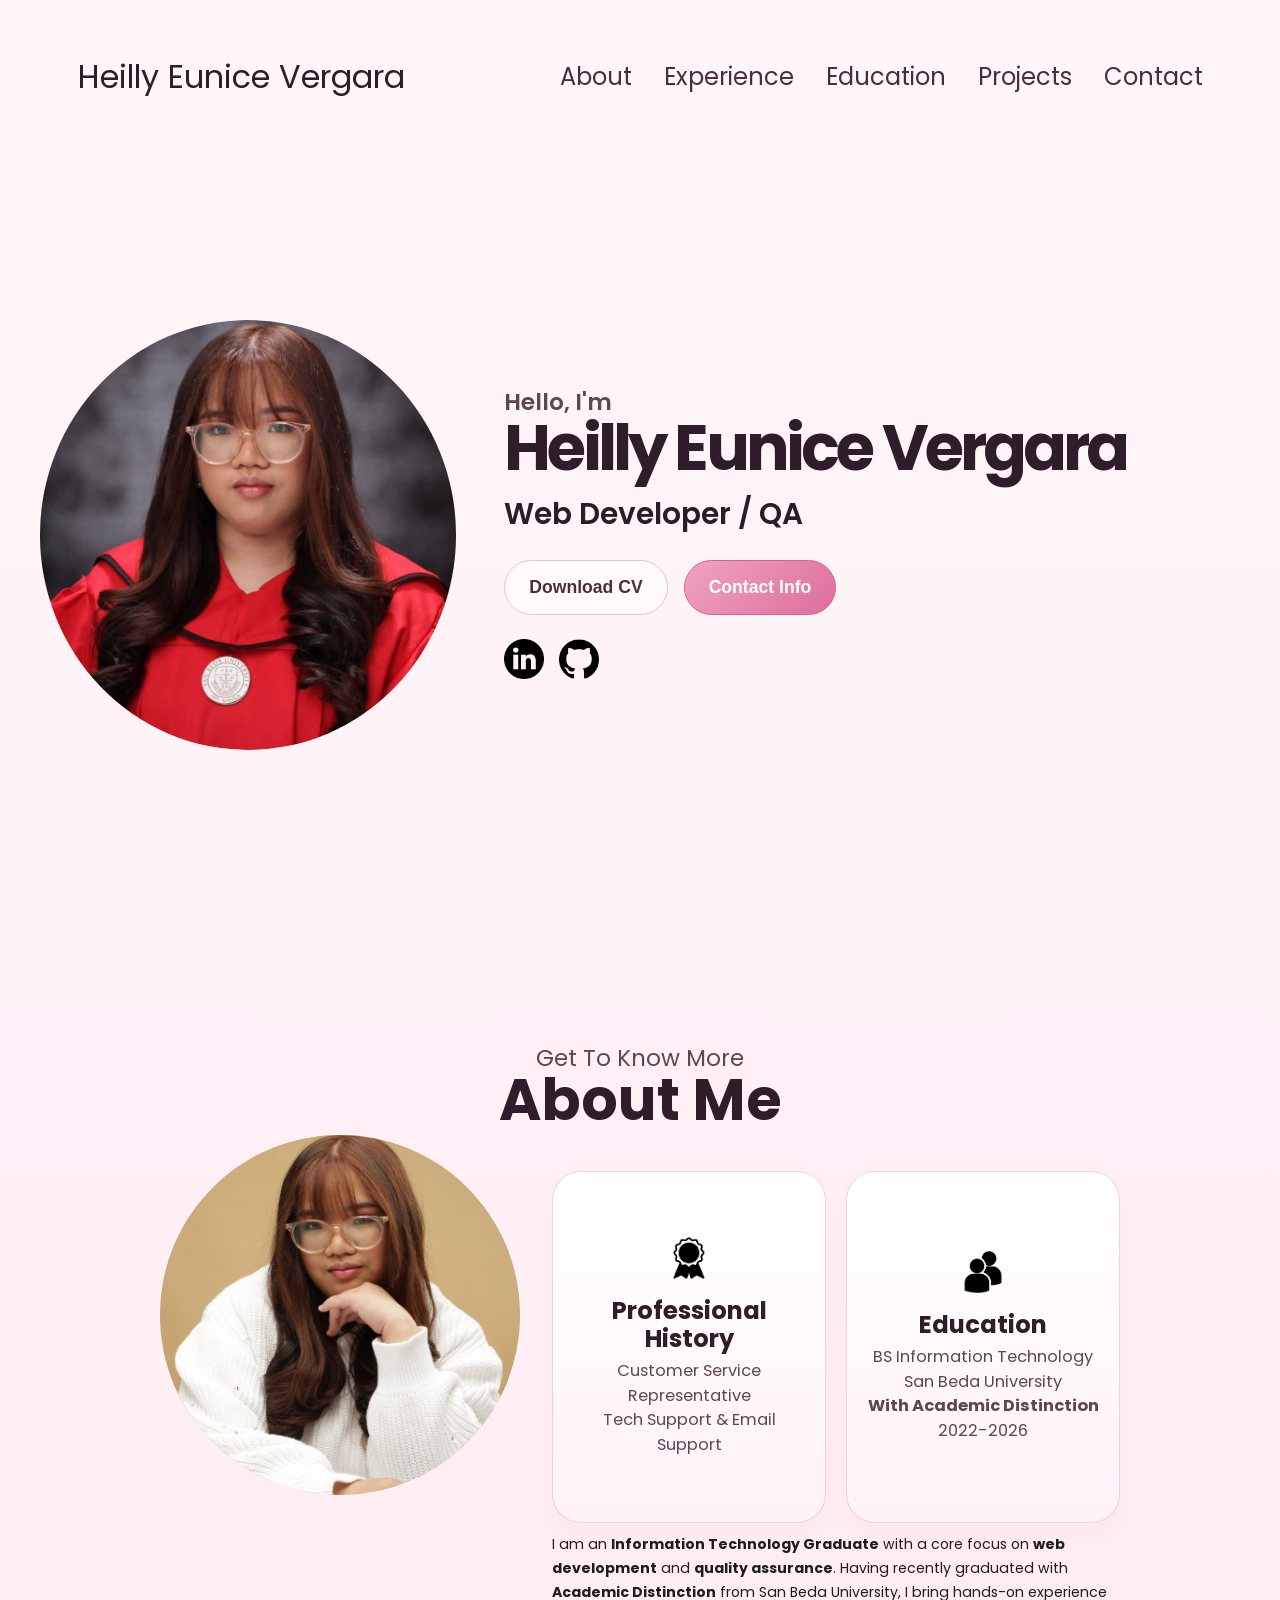
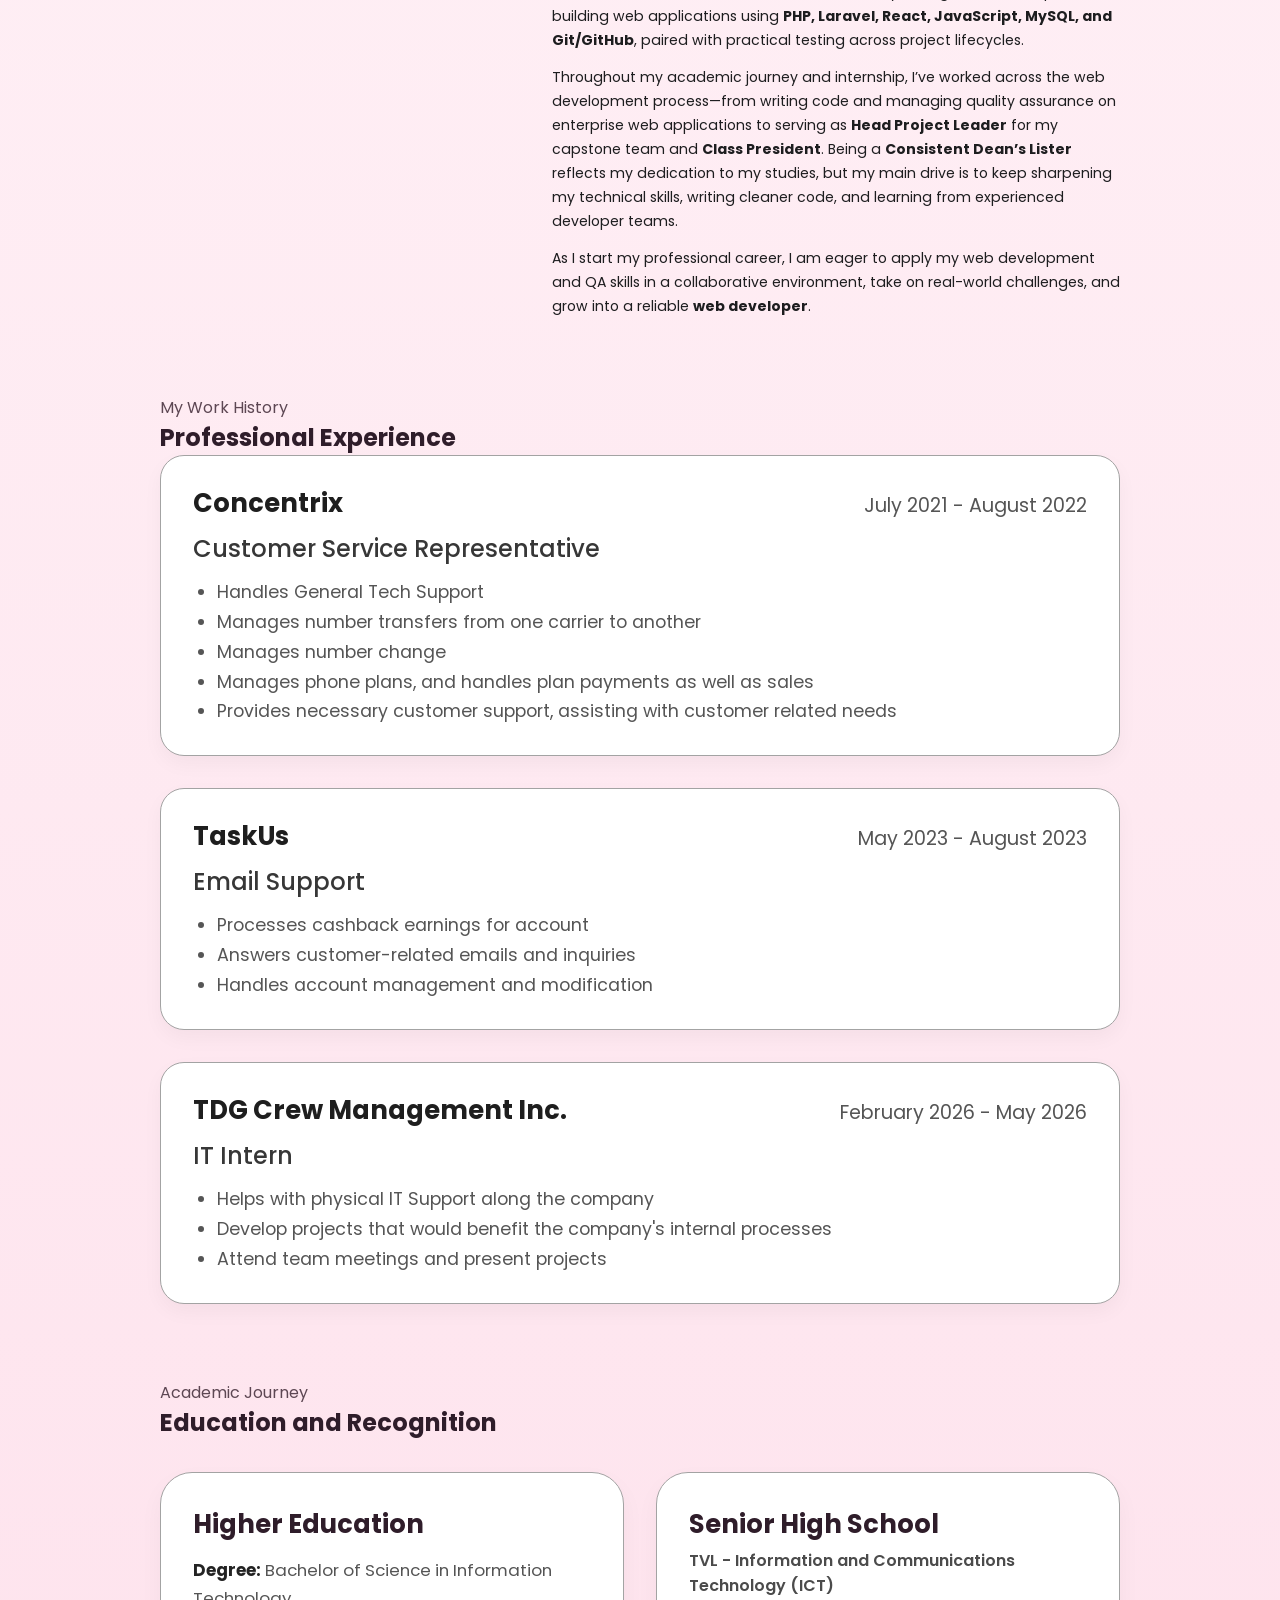
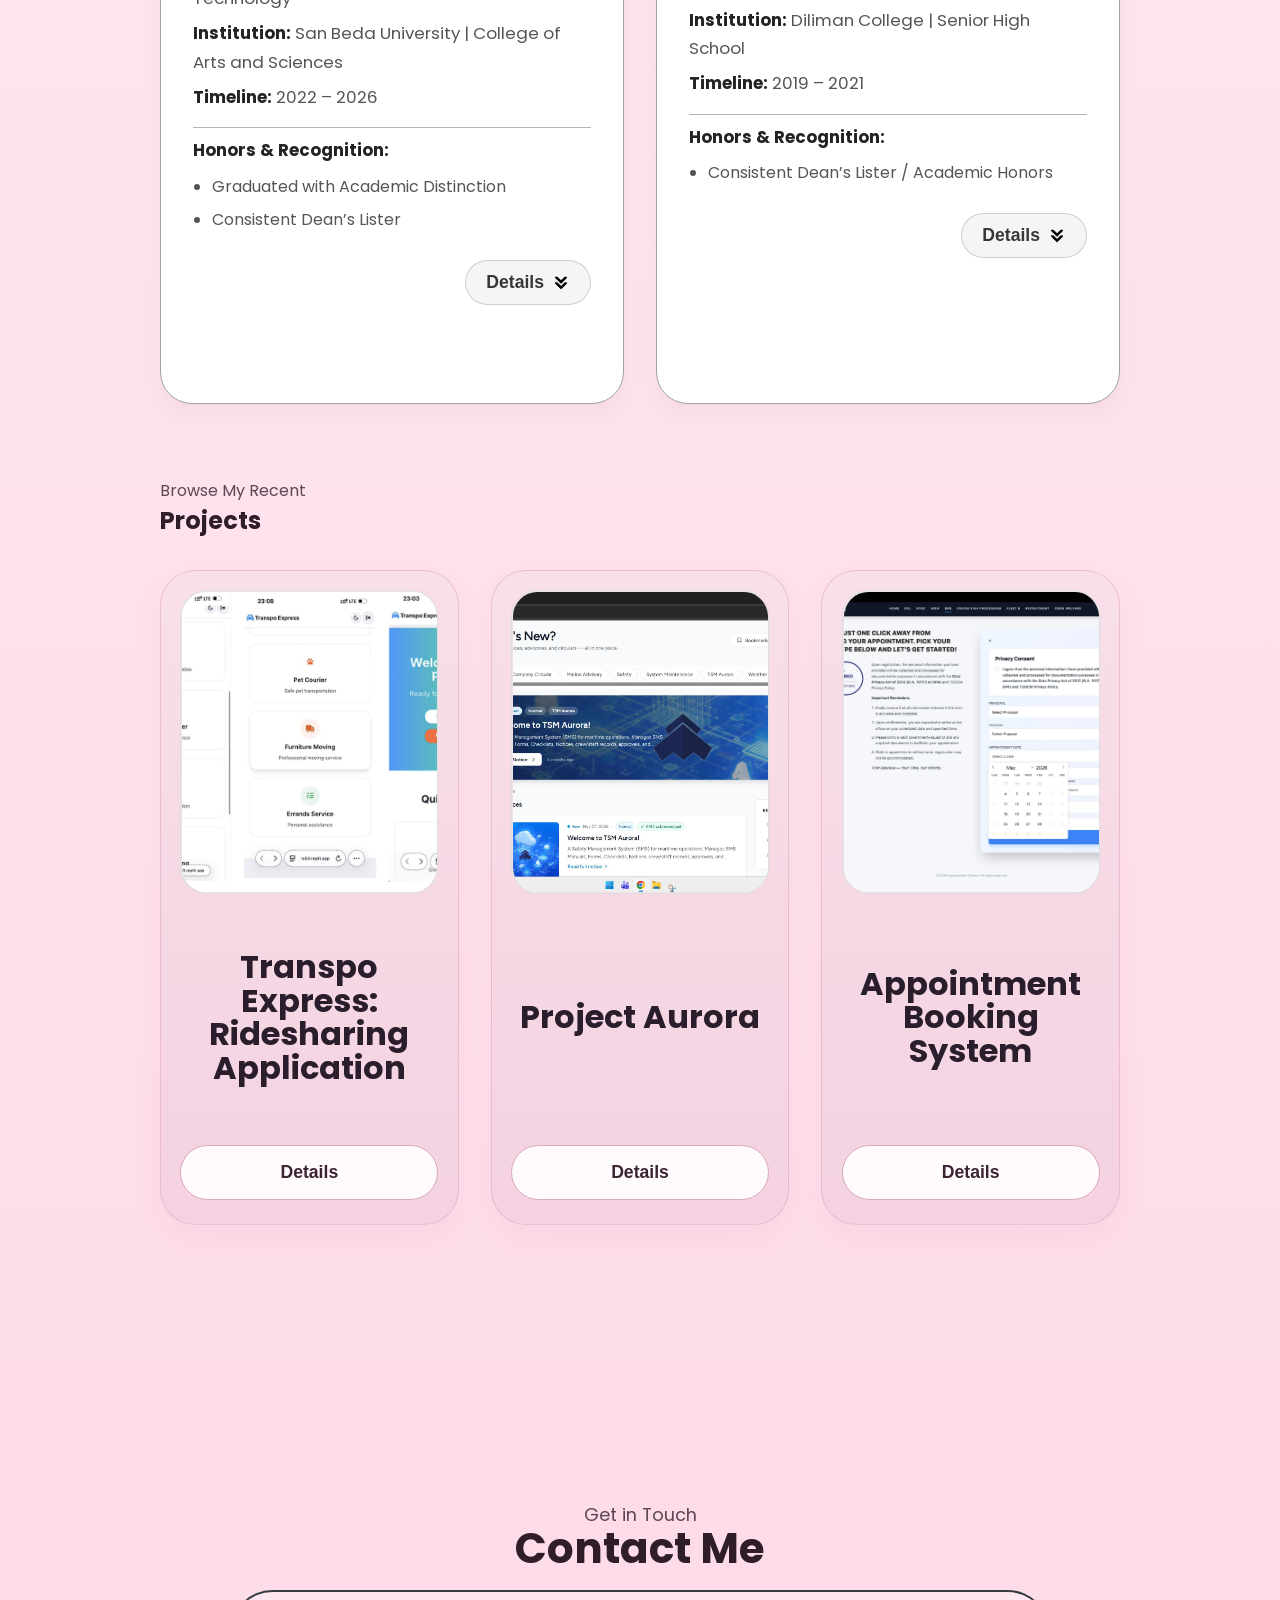
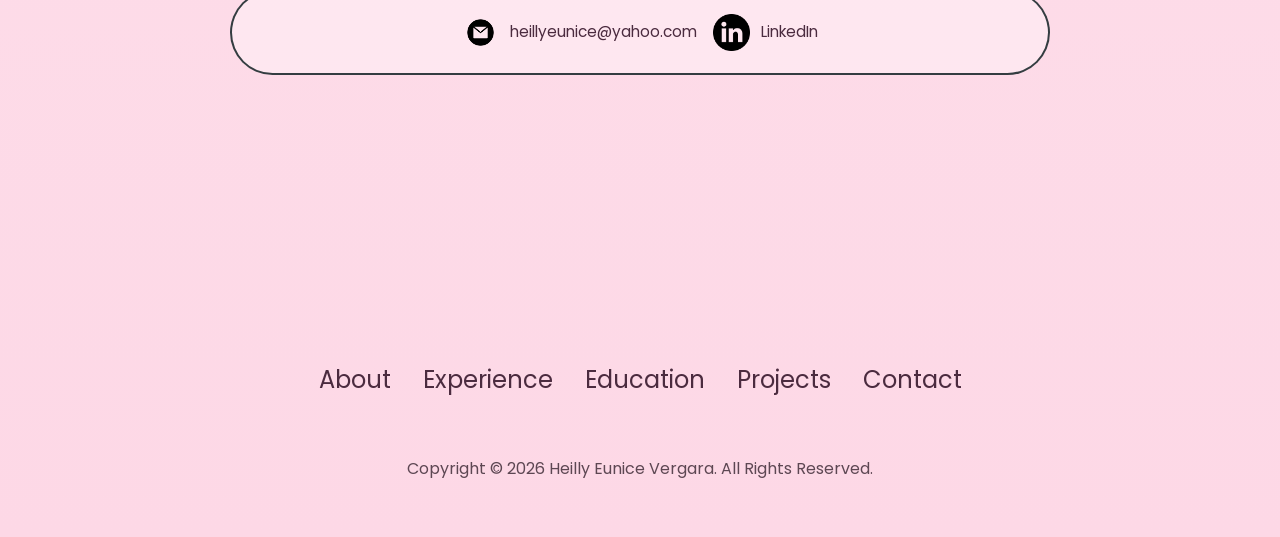
<file: html-css-js-portfolio-tutorial-2/index.html>
<!DOCTYPE html>
<html lang="en">
  <head>
    <meta charset="UTF-8" />
    <meta http-equiv="X-UA-Compatible" content="IE=edge" />
    <meta name="viewport" content="width=device-width, initial-scale=1.0" />
    <title>Heilly Eunice Vergara | Web Developer and QA Tester</title>
    <link rel="stylesheet" href="style.css" />
    <link rel="stylesheet" href="mediaqueries.css" />
    <link rel="stylesheet" href="mobile-fixes.css" />
  </head>
  <body>
    <nav id="desktop-nav">
      <div class="logo">Heilly Eunice Vergara</div>
      <div>
        <ul class="nav-links">
          <li><a href="#about">About</a></li>
          <li><a href="#experience">Experience</a></li>
          <li><a href="#education">Education</a></li>
          <li><a href="#projects">Projects</a></li>
          <li><a href="#contact">Contact</a></li>
        </ul>
      </div>
    </nav>
    <nav id="hamburger-nav">
      <div class="logo">Heilly Eunice Vergara</div>
      <div class="hamburger-menu">
        <div class="hamburger-icon" onclick="toggleMenu()">
          <span></span>
          <span></span>
          <span></span>
        </div>
        <div class="menu-links">
          <li><a href="#about" onclick="toggleMenu()">About</a></li>
          <li><a href="#experience" onclick="toggleMenu()">Experience</a></li>
          <li><a href="#education" onclick="toggleMenu()">Education</a></li>
          <li><a href="#projects" onclick="toggleMenu()">Projects</a></li>
          <li><a href="#contact" onclick="toggleMenu()">Contact</a></li>
        </div>
      </div>
    </nav>
    <section id="profile">
      <div class="section__pic-container">
        <img src="./assets/profile-pic.png" alt="Heilly Eunice Vergara profile picture" />
      </div>
      <div class="section__text">
        <p class="section__text__p1">Hello, I'm</p>
        <h1 class="title">Heilly Eunice Vergara</h1>
        <p class="section__text__p2">Web Developer / QA</p>
        <div class="btn-container">
          <button
            class="btn btn-color-2"
            onclick="window.open('./assets/Vergara.pdf')"
          >
            Download CV
          </button>
          <button class="btn btn-color-1" onclick="location.href='./#contact'">
            Contact Info
          </button>
        </div>
        <div id="socials-container">
          <img
            src="./assets/linkedin.png"
            alt="My LinkedIn profile"
            class="icon"
            onclick="location.href='https://www.linkedin.com/in/heilly-eunice-v-a508431ab/'"
          />
          <img
            src="./assets/github.png"
            alt="My Github profile"
            class="icon"
            onclick="location.href='https://github.com/heillyeunice'"
          />
        </div>
      </div>
    </section>
    <section id="about">
      <p class="section__text__p1">Get To Know More</p>
      <h1 class="title">About Me</h1>
      <div class="section-container">
        <div class="section__pic-container">
          <img
            src="./assets/about-pic.png"
            alt="Profile picture"
            class="about-pic"
          />
        </div>
        <div class="about-details-container">
          <div class="about-containers">
            <div class="details-container">
              <img
                src="./assets/experience.png"
                alt="Experience icon"
                class="icon"
              />
              <h3>Professional History</h3>
              <p>Customer Service Representative<br />Tech Support &amp; Email Support</p>
            </div>
            <div class="details-container">
              <img
                src="./assets/education.png"
                alt="Education icon"
                class="icon"
              />
              <h3>Education</h3>
              <p>BS Information Technology<br />San Beda University<br /><strong>With Academic Distinction</strong><br />2022-2026</p>
            </div>
          </div>
          <div class="text-container">
            <p>
              I am an <strong>Information Technology Graduate</strong> with a core focus on <strong>web development</strong> and <strong>quality assurance</strong>. Having recently graduated with <strong>Academic Distinction</strong> from San Beda University, I bring hands-on experience building web applications using <strong>PHP, Laravel, React, JavaScript, MySQL, and Git/GitHub</strong>, paired with practical testing across project lifecycles.
            </p>
            <p>
              Throughout my academic journey and internship, I’ve worked across the web development process—from writing code and managing quality assurance on enterprise web applications to serving as <strong>Head Project Leader</strong> for my capstone team and <strong>Class President</strong>. Being a <strong>Consistent Dean’s Lister</strong> reflects my dedication to my studies, but my main drive is to keep sharpening my technical skills, writing cleaner code, and learning from experienced developer teams.
            </p>
            <p>
              As I start my professional career, I am eager to apply my web development and QA skills in a collaborative environment, take on real-world challenges, and grow into a reliable <strong>web developer</strong>.
            </p>
          </div>
        </div>
      </div>
    </section>
    <section id="experience">
      <p class="section__text__p1">My Work History</p>
      <h1 class="title">Professional Experience</h1>
      <div class="experience-details-container">
        <div class="professional-experience">
          <div class="experience-entry">
            <div class="experience-header-row">
              <h3>Concentrix</h3>
              <span>July 2021 - August 2022</span>
            </div>
            <h4>Customer Service Representative</h4>
            <ul>
              <li>Handles General Tech Support</li>
              <li>Manages number transfers from one carrier to another</li>
              <li>Manages number change</li>
              <li>Manages phone plans, and handles plan payments as well as sales</li>
              <li>Provides necessary customer support, assisting with customer related needs</li>
            </ul>
          </div>

          <div class="experience-entry">
            <div class="experience-header-row">
              <h3>TaskUs</h3>
              <span>May 2023 - August 2023</span>
            </div>
            <h4>Email Support</h4>
            <ul>
              <li>Processes cashback earnings for account</li>
              <li>Answers customer-related emails and inquiries</li>
              <li>Handles account management and modification</li>
            </ul>
          </div>

          <div class="experience-entry">
            <div class="experience-header-row">
              <h3>TDG Crew Management Inc.</h3>
              <span>February 2026 - May 2026</span>
            </div>
            <h4>IT Intern</h4>
            <ul>
              <li>Helps with physical IT Support along the company</li>
              <li>Develop projects that would benefit the company's internal processes</li>
              <li>Attend team meetings and present projects</li>
            </ul>
          </div>
        </div>
      </div>
    </section>
    <section id="education">
      <p class="section__text__p1">Academic Journey</p>
      <h1 class="title">Education and Recognition</h1>
      <div class="education-grid">
        <div class="education-card education-card--collapsible collapsed" data-education-toggle>
          <div class="education-card-header">
            <h3>Higher Education</h3>
          </div>

          <div class="education-preview">
            <p><strong>Degree:</strong> Bachelor of Science in Information Technology</p>
            <p><strong>Institution:</strong> San Beda University | College of Arts and Sciences</p>
            <p><strong>Timeline:</strong> 2022 – 2026</p>
            <div class="education-divider"></div>
            <div class="education-preview-recognition">
              <p><strong>Honors &amp; Recognition:</strong></p>
              <ul>
                <li>Graduated with Academic Distinction</li>
                <li>Consistent Dean’s Lister</li>
              </ul>
            </div>
          </div>

          <div class="education-toggle-row">
            <button
              class="education-toggle"
              type="button"
              aria-label="Expand college details"
              aria-expanded="false"
            >
              <span>Details</span>
              <img src="./assets/arrow.png" alt="Expand college details" class="icon" />
            </button>
          </div>

          <div class="education-card-body">
            <div class="education-highlight">
              <p><strong>Leadership &amp; Organizational Roles:</strong></p>
              <ul>
                <li><strong>Class President</strong> | College of Arts and Sciences (2022 – Present)
                  <p>Served as the primary liaison between students, faculty, and administration to represent student concerns. Led and organized class programs, delegated tasks to class officers, and managed student initiatives.</p>
                </li>
                <li><strong>2nd Year Batch Representative</strong> | Bedan Information Technology Society (2023 – 2024)
                  <p>Represented batch interests in org and Student Council meetings and coordinated batch activities.</p>
                </li>
                <li><strong>Assistant Internal Vice President</strong> | Bedan Information Technology Society (2022 – 2023)
                  <p>Assisted with official documentation and co-managed key events like the 2022 CAS Business Fair.</p>
                </li>
                <li><strong>Social Media Manager</strong> | Bedan Information Technology Society (2022 – 2023)
                  <p>Managed official Facebook and Instagram channels, planned marketing content, and authored captions.</p>
                </li>
              </ul>
            </div>
          </div>
        </div>

        <div class="education-card education-card--collapsible collapsed" data-education-toggle-secondary>
          <div class="education-card-header">
            <h3>Senior High School</h3>
            <span>TVL - Information and Communications Technology (ICT)</span>
          </div>

          <div class="education-preview">
            <p><strong>Institution:</strong> Diliman College | Senior High School</p>
            <p><strong>Timeline:</strong> 2019 – 2021</p>
            <div class="education-divider"></div>
            <div class="education-preview-recognition">
              <p><strong>Honors &amp; Recognition:</strong></p>
              <ul>
                <li>Consistent Dean’s Lister / Academic Honors</li>
              </ul>
            </div>
          </div>

          <div class="education-toggle-row">
            <button
              class="education-toggle"
              type="button"
              aria-label="Expand senior high details"
              aria-expanded="false"
            >
              <span>Details</span>
              <img src="./assets/arrow.png" alt="Expand senior high details" class="icon" />
            </button>
          </div>

          <div class="education-card-body">
            <div class="education-highlight">
              <ul>
              
              </ul>
            </div>
          </div>
        </div>
      </div>
    </section>
    <section id="projects">
      <p class="section__text__p1">Browse My Recent</p>
      <h1 class="title">Projects</h1>
      <div class="experience-details-container">
        <div class="about-containers">
          <div class="details-container color-container">
            <div class="article-container">
              <img
                src="./assets/1-1.jpg"
                alt="Project 1"
                class="project-img"
              />
            </div>
            <h2 class="experience-sub-title project-title">Transpo Express: Ridesharing Application</h2>
            <div class="btn-container">
              <button
                class="btn btn-color-2 project-btn"
                onclick="location.href='./project-1.html'"
              >
                Details
              </button>
            </div>
          </div>
          <div class="details-container color-container">
            <div class="article-container">
              <img
                src="./assets/2-1.jpg"
                alt="Project 2"
                class="project-img"
              />
            </div>
            <h2 class="experience-sub-title project-title">Project Aurora</h2>
            <div class="btn-container">
              <button
                class="btn btn-color-2 project-btn"
                onclick="location.href='./project-2.html'"
              >
                Details
              </button>
            </div>
          </div>
          <div class="details-container color-container">
            <div class="article-container">
              <img
                src="./assets/3-1.jpg"
                alt="Project 3"
                class="project-img"
              />
            </div>
            <h2 class="experience-sub-title project-title">Appointment Booking System</h2>
            <div class="btn-container">
              <button
                class="btn btn-color-2 project-btn"
                onclick="location.href='./project-3.html'"
              >
                Details
              </button>
            </div>
          </div>
        </div>
      </div>
    </section>
    <section id="contact">
      <p class="section__text__p1">Get in Touch</p>
      <h1 class="title">Contact Me</h1>
      <div class="contact-info-upper-container">
        <div class="contact-info-container">
          <img
            src="./assets/email.png"
            alt="Email icon"
            class="icon contact-icon email-icon"
          />
          <p><a href="mailto:heillyeunice@yahoo.com">heillyeunice@yahoo.com</a></p>
        </div>
        <div class="contact-info-container">
          <img
            src="./assets/linkedin.png"
            alt="LinkedIn icon"
            class="icon contact-icon"
          />
          <p><a href="https://www.linkedin.com/in/heilly-eunice-v-a508431ab/" target="_blank" rel="noreferrer">LinkedIn</a></p>
        </div>
      </div>
    </section>
    <footer>
      <nav>
        <div class="nav-links-container">
          <ul class="nav-links">
            <li><a href="#about">About</a></li>
            <li><a href="#experience">Experience</a></li>
            <li><a href="#education">Education</a></li>
            <li><a href="#projects">Projects</a></li>
            <li><a href="#contact">Contact</a></li>
          </ul>
        </div>
      </nav>
      <p>Copyright &#169; 2026 Heilly Eunice Vergara. All Rights Reserved.</p>
    </footer>
    <script src="script.js"></script>
  </body>
</html>
</file>
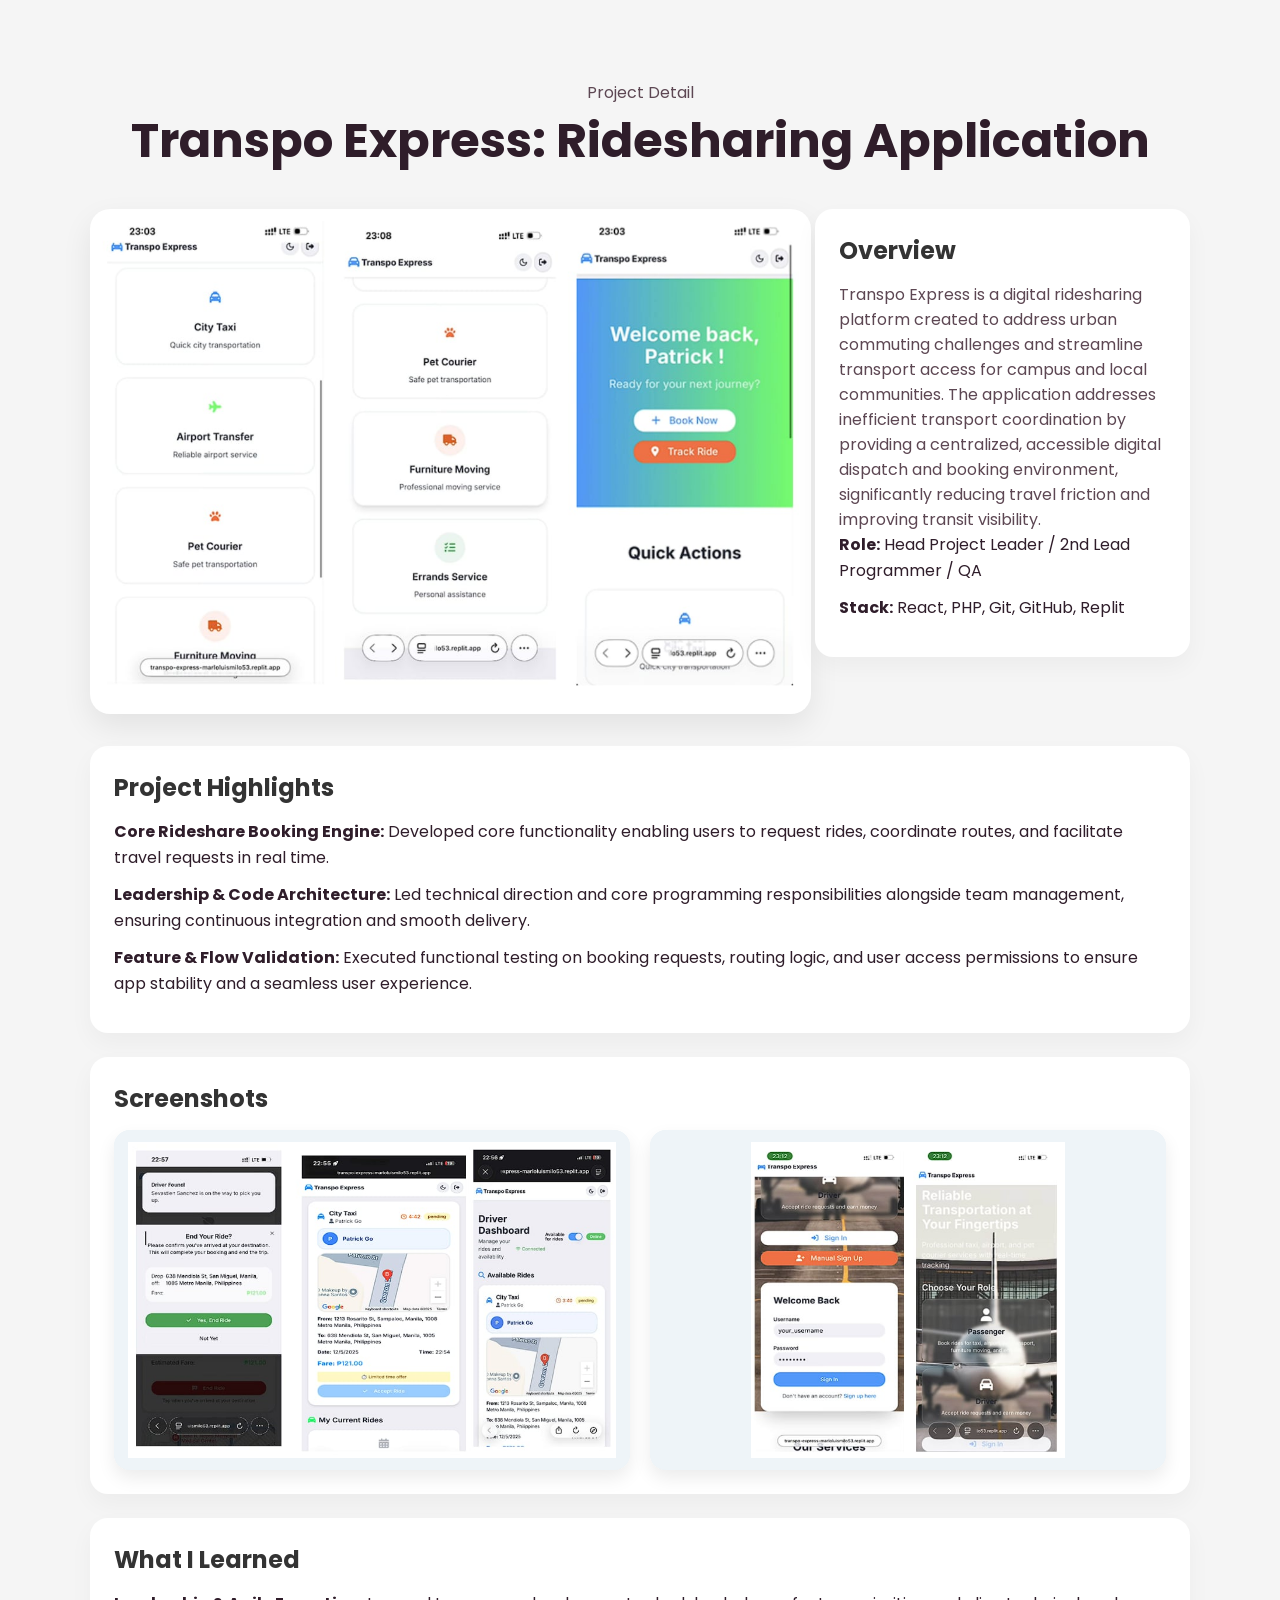
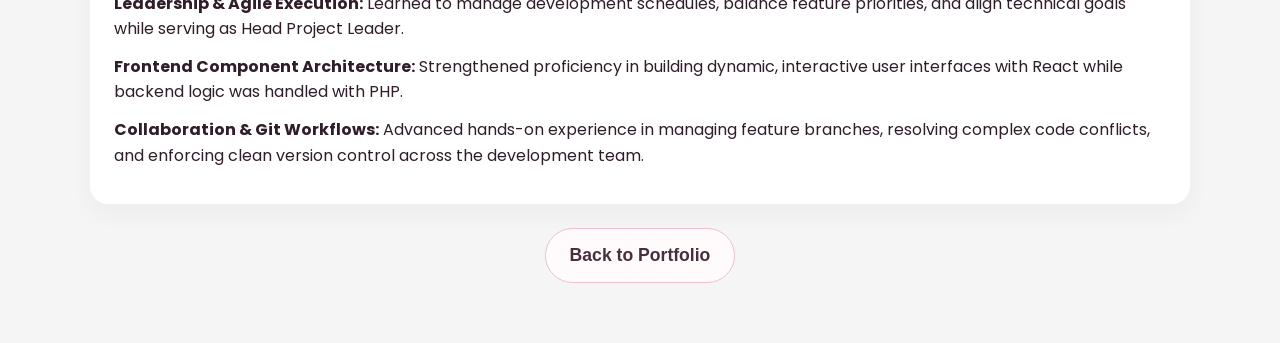
<file: html-css-js-portfolio-tutorial-2/project-1.html>
<!DOCTYPE html>
<html lang="en">
  <head>
    <meta charset="UTF-8" />
    <meta name="viewport" content="width=device-width, initial-scale=1.0" />
    <title>Transpo Express | Project Details</title>
    <link rel="stylesheet" href="style.css" />
    <link rel="stylesheet" href="mediaqueries.css" />
    <style>
      body {
        background: #f5f5f5;
      }
      .project-page {
        max-width: 1100px;
        margin: 0 auto;
        padding: 80px 24px 60px;
      }
      .project-header {
        text-align: center;
        margin-bottom: 32px;
      }
      .project-header h1 {
        font-size: clamp(2rem, 4vw, 3rem);
        margin-bottom: 10px;
      }
      .project-hero {
        display: grid;
        grid-template-columns: 1.3fr 0.7fr;
        gap: 28px;
        align-items: start;
        margin-bottom: 32px;
      }
      .project-screenshot {
        width: 100%;
        border-radius: 20px;
        box-shadow: 0 12px 30px rgba(0, 0, 0, 0.08);
        background: #fff;
        padding: 12px;
      }
      .project-summary,
      .project-section {
        background: #fff;
        border-radius: 18px;
        padding: 24px;
        box-shadow: 0 10px 25px rgba(0, 0, 0, 0.04);
        margin-bottom: 24px;
      }
      .project-summary h2,
      .project-section h2 {
        margin-bottom: 14px;
        color: #333;
      }
      .project-meta {
        list-style: none;
        padding: 0;
        margin: 0;
      }
      .project-meta li {
        margin-bottom: 12px;
        line-height: 1.6;
      }
      .project-gallery {
        display: grid;
        grid-template-columns: repeat(2, minmax(240px, 1fr));
        gap: 20px;
      }
      .project-gallery-item {
        background: #eef4f8;
        border-radius: 16px;
        overflow: hidden;
        box-shadow: 0 8px 18px rgba(0, 0, 0, 0.08);
      }
      .project-gallery img {
        display: block;
        width: 100%;
        height: 340px;
        object-fit: contain;
        background: #eef4f8;
        padding: 12px;
        box-sizing: border-box;
      }
      @media (max-width: 768px) {
        .project-hero,
        .project-gallery {
          grid-template-columns: 1fr;
        }
      }
    </style>
  </head>
  <body>
    <div class="project-page">
      <div class="project-header">
        <p class="section__text__p1">Project Detail</p>
        <h1>Transpo Express: Ridesharing Application</h1>
      </div>

      <div class="project-hero">
        <img class="project-screenshot" src="./assets/1-1.jpg" alt="Transpo Express app preview" />

        <div class="project-summary">
          <h2>Overview</h2>
          <p>
            Transpo Express is a digital ridesharing platform created to address urban commuting
            challenges and streamline transport access for campus and local communities. The
            application addresses inefficient transport coordination by providing a centralized,
            accessible digital dispatch and booking environment, significantly reducing travel friction
            and improving transit visibility.
          </p>
          <ul class="project-meta">
            <li><strong>Role:</strong> Head Project Leader / 2nd Lead Programmer / QA</li>
            <li><strong>Stack:</strong> React, PHP, Git, GitHub, Replit</li>
          </ul>
        </div>
      </div>

      <div class="project-section">
        <h2>Project Highlights</h2>
        <ul class="project-meta">
          <li><strong>Core Rideshare Booking Engine:</strong> Developed core functionality enabling users to request rides, coordinate routes, and facilitate travel requests in real time.</li>
          <li><strong>Leadership &amp; Code Architecture:</strong> Led technical direction and core programming responsibilities alongside team management, ensuring continuous integration and smooth delivery.</li>
          <li><strong>Feature &amp; Flow Validation:</strong> Executed functional testing on booking requests, routing logic, and user access permissions to ensure app stability and a seamless user experience.</li>
        </ul>
      </div>

      <div class="project-section">
        <h2>Screenshots</h2>
        <div class="project-gallery">
          <div class="project-gallery-item">
            <img src="./assets/1-2.jpg" alt="Project screenshot 1" loading="lazy" />
          </div>
          <div class="project-gallery-item">
            <img src="./assets/1-3.jpg" alt="Project screenshot 2" loading="lazy" />
          </div>
        </div>
      </div>

      <div class="project-section">
        <h2>What I Learned</h2>
        <ul class="project-meta">
          <li><strong>Leadership &amp; Agile Execution:</strong> Learned to manage development schedules, balance feature priorities, and align technical goals while serving as Head Project Leader.</li>
          <li><strong>Frontend Component Architecture:</strong> Strengthened proficiency in building dynamic, interactive user interfaces with React while backend logic was handled with PHP.</li>
          <li><strong>Collaboration &amp; Git Workflows:</strong> Advanced hands-on experience in managing feature branches, resolving complex code conflicts, and enforcing clean version control across the development team.</li>
        </ul>
      </div>

      <div class="btn-container" style="justify-content: center; margin-top: 24px;">
        <button class="btn btn-color-2" onclick="location.href='./index.html'">Back to Portfolio</button>
      </div>
    </div>
  </body>
</html>
</file>
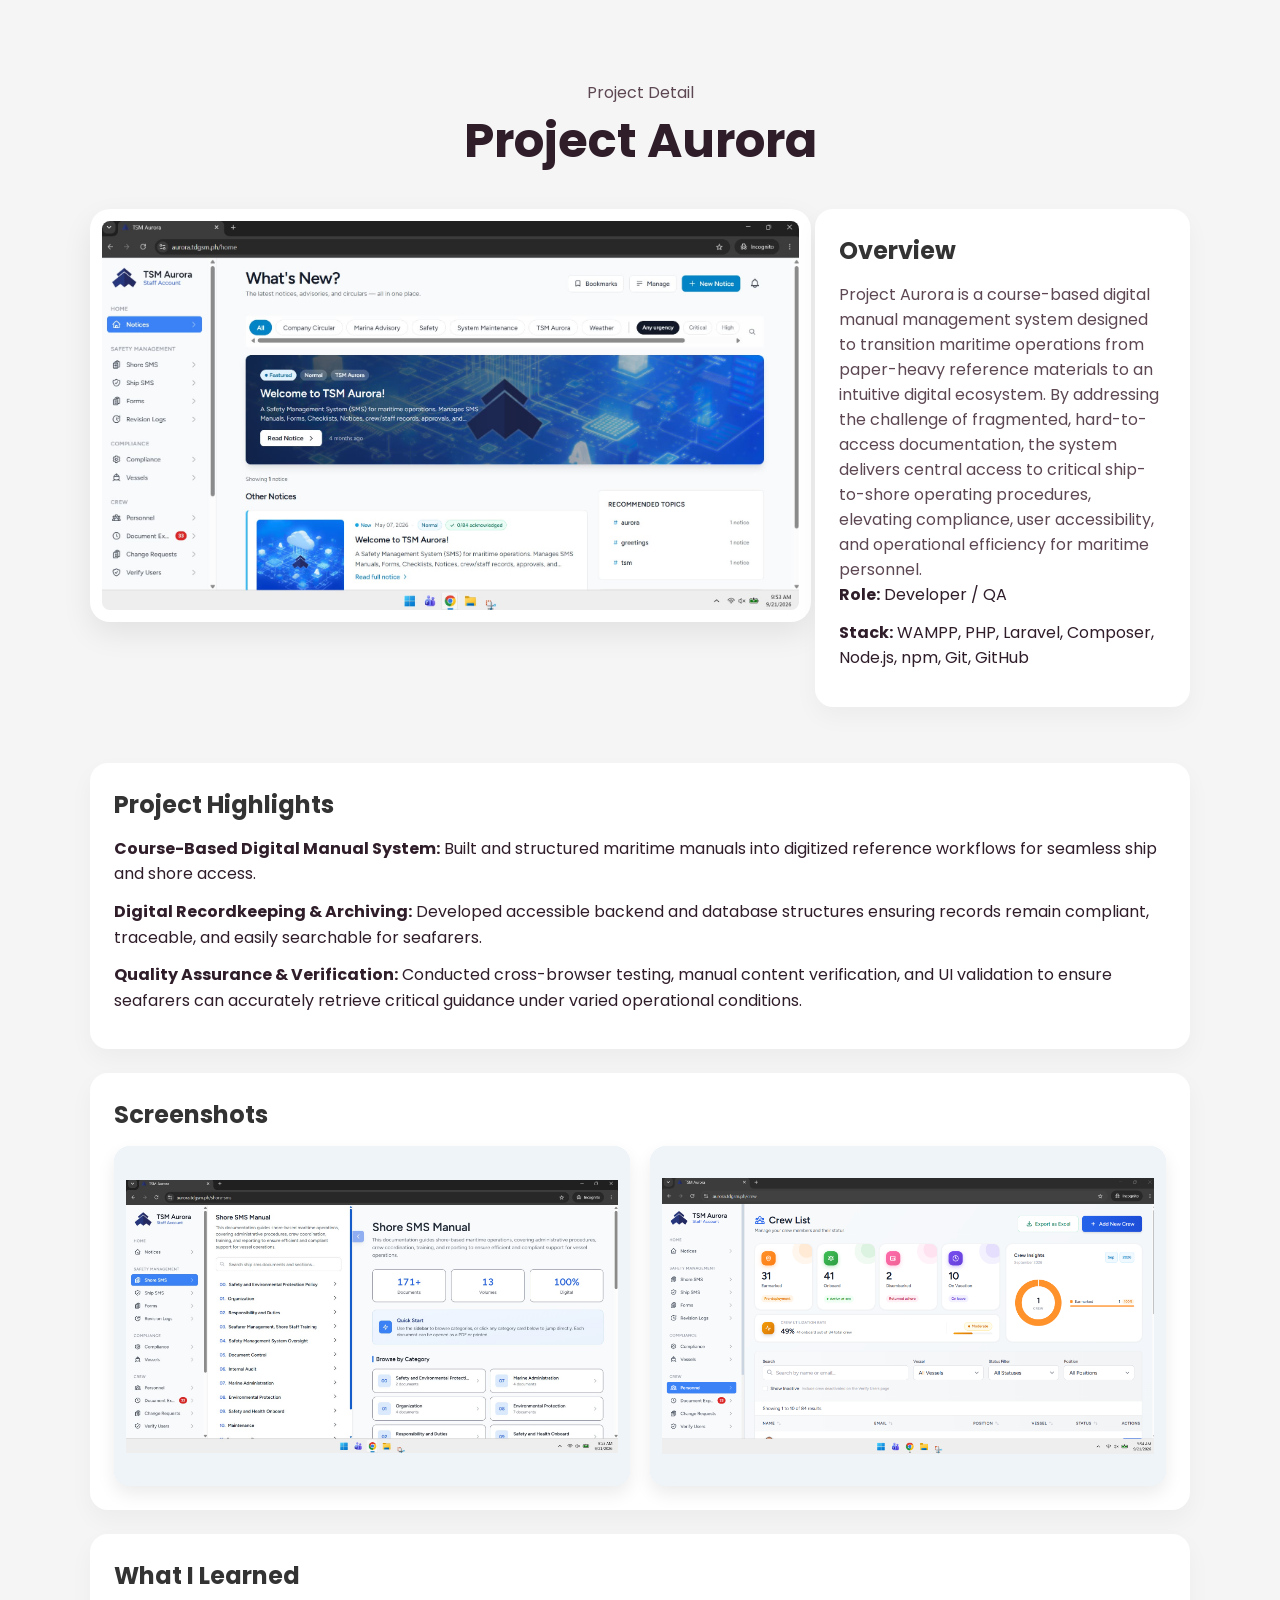
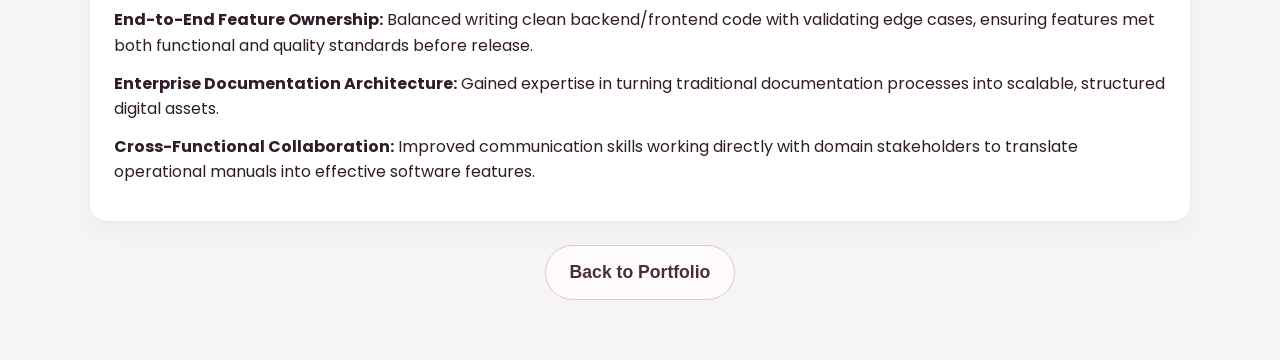
<file: html-css-js-portfolio-tutorial-2/project-2.html>
<!DOCTYPE html>
<html lang="en">
  <head>
    <meta charset="UTF-8" />
    <meta name="viewport" content="width=device-width, initial-scale=1.0" />
    <title>Project Aurora | Project Details</title>
    <link rel="stylesheet" href="style.css" />
    <link rel="stylesheet" href="mediaqueries.css" />
    <style>
      body {
        background: #f5f5f5;
      }
      .project-page {
        max-width: 1100px;
        margin: 0 auto;
        padding: 80px 24px 60px;
      }
      .project-header {
        text-align: center;
        margin-bottom: 32px;
      }
      .project-header h1 {
        font-size: clamp(2rem, 4vw, 3rem);
        margin-bottom: 10px;
      }
      .project-hero {
        display: grid;
        grid-template-columns: 1.3fr 0.7fr;
        gap: 28px;
        align-items: start;
        margin-bottom: 32px;
      }
      .project-screenshot {
        width: 100%;
        border-radius: 20px;
        box-shadow: 0 12px 30px rgba(0, 0, 0, 0.08);
        background: #fff;
        padding: 12px;
      }
      .project-summary,
      .project-section {
        background: #fff;
        border-radius: 18px;
        padding: 24px;
        box-shadow: 0 10px 25px rgba(0, 0, 0, 0.04);
        margin-bottom: 24px;
      }
      .project-summary h2,
      .project-section h2 {
        margin-bottom: 14px;
        color: #333;
      }
      .project-meta {
        list-style: none;
        padding: 0;
        margin: 0;
      }
      .project-meta li {
        margin-bottom: 12px;
        line-height: 1.6;
      }
      .project-gallery {
        display: grid;
        grid-template-columns: repeat(2, minmax(240px, 1fr));
        gap: 20px;
      }
      .project-gallery-item {
        background: #eef4f8;
        border-radius: 16px;
        overflow: hidden;
        box-shadow: 0 8px 18px rgba(0, 0, 0, 0.08);
      }
      .project-gallery img {
        display: block;
        width: 100%;
        height: 340px;
        object-fit: contain;
        background: #eef4f8;
        padding: 12px;
        box-sizing: border-box;
      }
      @media (max-width: 768px) {
        .project-hero,
        .project-gallery {
          grid-template-columns: 1fr;
        }
      }
    </style>
  </head>
  <body>
    <div class="project-page">
      <div class="project-header">
        <p class="section__text__p1">Project Detail</p>
        <h1>Project Aurora</h1>
      </div>

      <div class="project-hero">
        <img class="project-screenshot" src="./assets/2-1.jpg" alt="Project Aurora preview" />

        <div class="project-summary">
          <h2>Overview</h2>
          <p>
            Project Aurora is a course-based digital manual management system designed to transition
            maritime operations from paper-heavy reference materials to an intuitive digital ecosystem.
            By addressing the challenge of fragmented, hard-to-access documentation, the system delivers
            central access to critical ship-to-shore operating procedures, elevating compliance, user
            accessibility, and operational efficiency for maritime personnel.
          </p>
          <ul class="project-meta">
            <li><strong>Role:</strong> Developer / QA</li>
            <li><strong>Stack:</strong> WAMPP, PHP, Laravel, Composer, Node.js, npm, Git, GitHub</li>
          </ul>
        </div>
      </div>

      <div class="project-section">
        <h2>Project Highlights</h2>
        <ul class="project-meta">
          <li><strong>Course-Based Digital Manual System:</strong> Built and structured maritime manuals into digitized reference workflows for seamless ship and shore access.</li>
          <li><strong>Digital Recordkeeping &amp; Archiving:</strong> Developed accessible backend and database structures ensuring records remain compliant, traceable, and easily searchable for seafarers.</li>
          <li><strong>Quality Assurance &amp; Verification:</strong> Conducted cross-browser testing, manual content verification, and UI validation to ensure seafarers can accurately retrieve critical guidance under varied operational conditions.</li>
        </ul>
      </div>

      <div class="project-section">
        <h2>Screenshots</h2>
        <div class="project-gallery">
          <div class="project-gallery-item">
            <img src="./assets/2-2.jpg" alt="Project screenshot 1" loading="lazy" />
          </div>
          <div class="project-gallery-item">
            <img src="./assets/2-3.jpg" alt="Project screenshot 2" loading="lazy" />
          </div>
        </div>
      </div>

      <div class="project-section">
        <h2>What I Learned</h2>
        <ul class="project-meta">
          <li><strong>End-to-End Feature Ownership:</strong> Balanced writing clean backend/frontend code with validating edge cases, ensuring features met both functional and quality standards before release.</li>
          <li><strong>Enterprise Documentation Architecture:</strong> Gained expertise in turning traditional documentation processes into scalable, structured digital assets.</li>
          <li><strong>Cross-Functional Collaboration:</strong> Improved communication skills working directly with domain stakeholders to translate operational manuals into effective software features.</li>
        </ul>
      </div>

      <div class="btn-container" style="justify-content: center; margin-top: 24px;">
        <button class="btn btn-color-2" onclick="location.href='./index.html'">Back to Portfolio</button>
      </div>
    </div>
  </body>
</html>
</file>
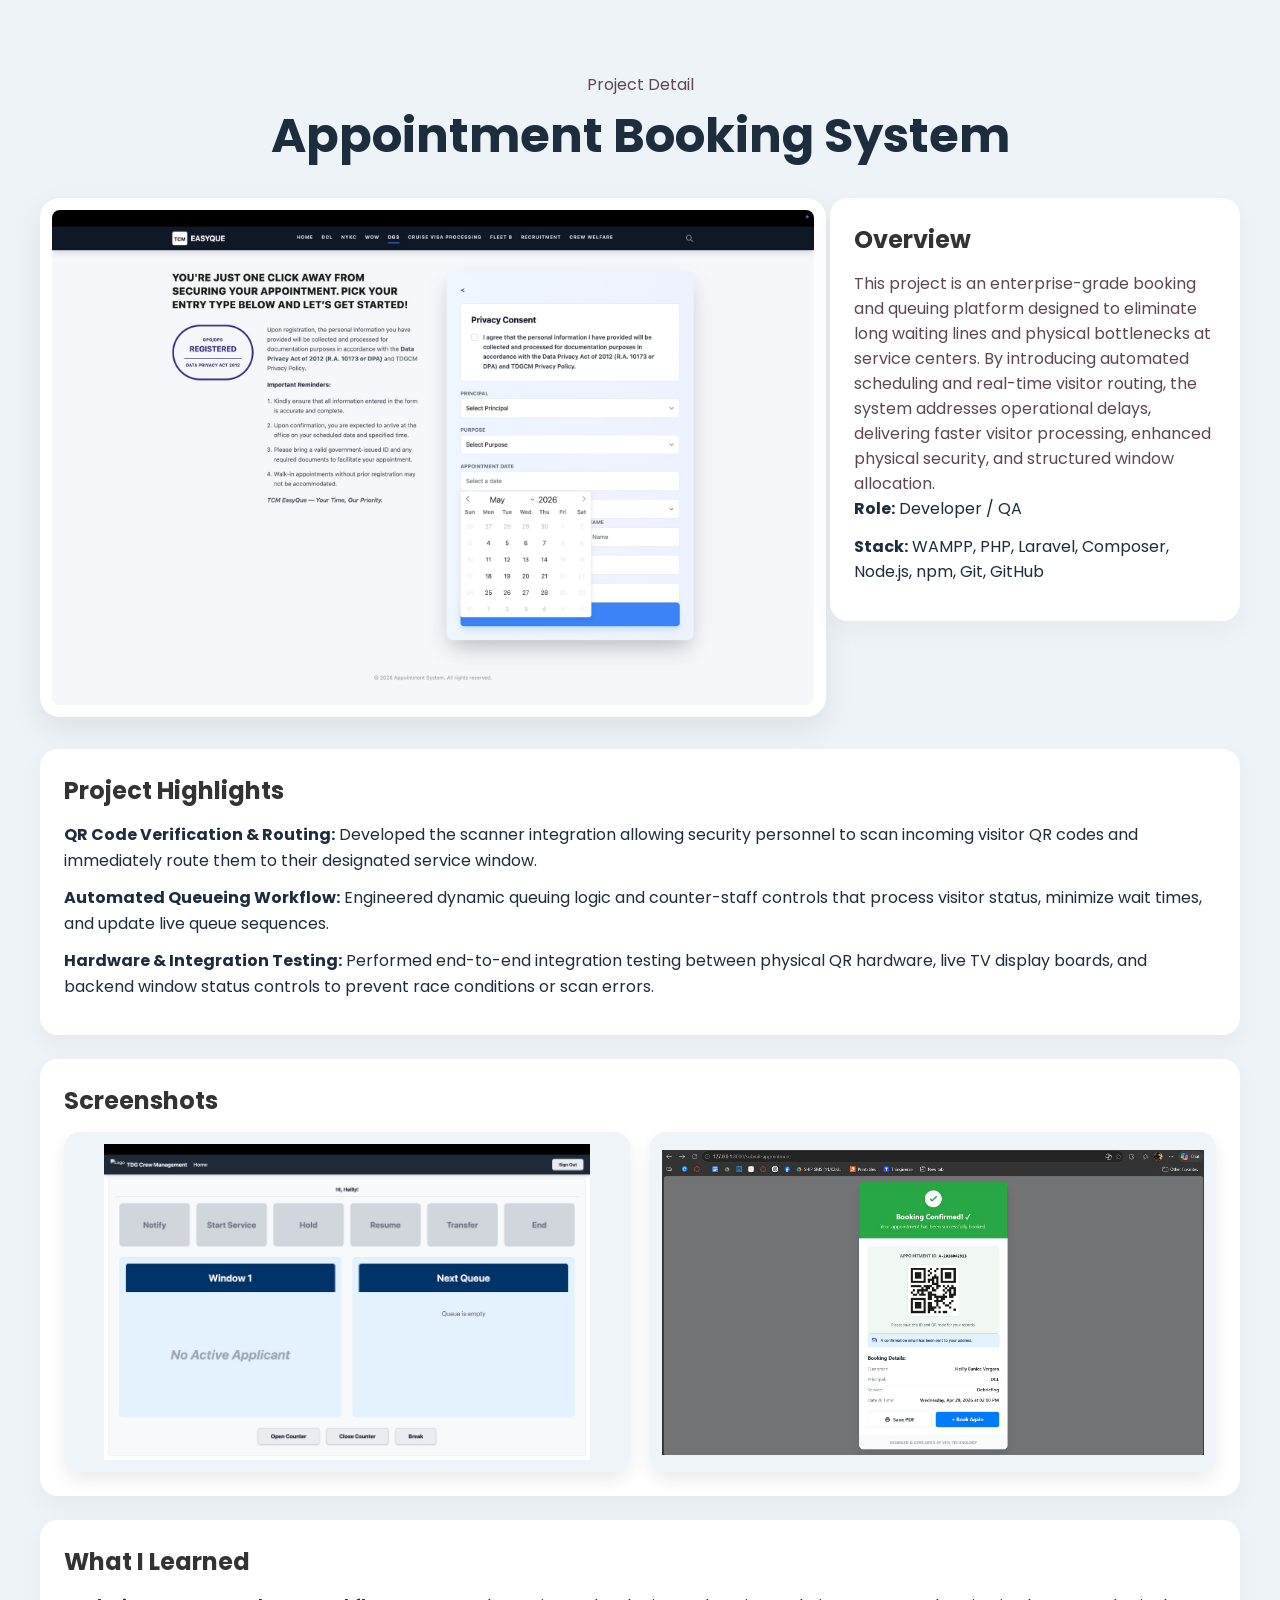
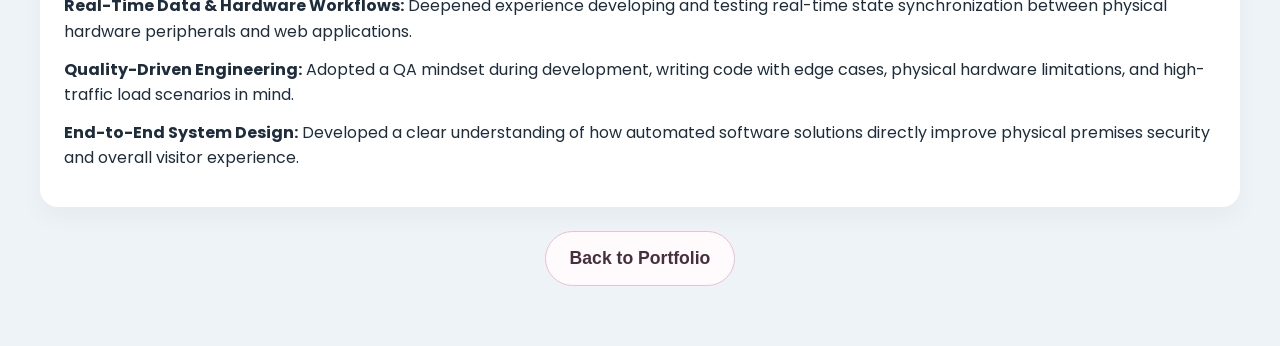
<file: html-css-js-portfolio-tutorial-2/project-3.html>
<!DOCTYPE html>
<html lang="en">
  <head>
    <meta charset="UTF-8" />
    <meta name="viewport" content="width=device-width, initial-scale=1.0" />
    <title>Appointment Booking System | Project Details</title>
    <link rel="stylesheet" href="style.css" />
    <link rel="stylesheet" href="mediaqueries.css" />
    <style>
      body {
        background: #edf3f7;
        color: #1d2d3d;
      }

      .project-page {
        max-width: 1200px;
        margin: 0 auto;
        padding: 72px 24px 60px;
      }

      .project-header {
        text-align: center;
        margin-bottom: 26px;
      }

      .project-header h1 {
        font-size: clamp(2.1rem, 4vw, 3rem);
        margin: 0.2rem 0 0;
        color: #1d2d3d;
      }

      .project-hero {
        display: grid;
        grid-template-columns: 1.3fr 0.7fr;
        gap: 28px;
        align-items: start;
        margin-bottom: 32px;
      }
      .project-screenshot {
        width: 100%;
        border-radius: 20px;
        box-shadow: 0 12px 30px rgba(0, 0, 0, 0.08);
        background: #fff;
        padding: 12px;
      }
      .project-summary,
      .project-section {
        background: #fff;
        border-radius: 18px;
        padding: 24px;
        box-shadow: 0 10px 25px rgba(0, 0, 0, 0.04);
        margin-bottom: 24px;
      }
      .project-summary h2,
      .project-section h2 {
        margin-bottom: 14px;
        color: #333;
      }
      .project-meta {
        list-style: none;
        padding: 0;
        margin: 0;
      }
      .project-meta li {
        margin-bottom: 12px;
        line-height: 1.6;
      }
      .project-gallery {
        display: grid;
        grid-template-columns: repeat(2, minmax(240px, 1fr));
        gap: 20px;
      }
      .project-gallery-item {
        background: #eef4f8;
        border-radius: 16px;
        overflow: hidden;
        box-shadow: 0 8px 18px rgba(0, 0, 0, 0.08);
      }
      .project-gallery img {
        display: block;
        width: 100%;
        height: 340px;
        object-fit: contain;
        background: #eef4f8;
        padding: 12px;
        box-sizing: border-box;
      }
      @media (max-width: 768px) {
        .project-hero,
        .project-gallery {
          grid-template-columns: 1fr;
        }
      }
    </style>
  </head>
  <body>
    <div class="project-page">
      <div class="project-header">
        <p class="section__text__p1">Project Detail</p>
        <h1>Appointment Booking System</h1>
      </div>

      <div class="project-hero">
        <img class="project-screenshot" src="./assets/3-1.jpg" alt="Appointment Booking System preview" />

        <div class="project-summary">
          <h2>Overview</h2>
          <p>
            This project is an enterprise-grade booking and queuing platform designed to eliminate long
            waiting lines and physical bottlenecks at service centers. By introducing automated scheduling
            and real-time visitor routing, the system addresses operational delays, delivering faster
            visitor processing, enhanced physical security, and structured window allocation.
          </p>
          <ul class="project-meta">
            <li><strong>Role:</strong> Developer / QA</li>
            <li><strong>Stack:</strong> WAMPP, PHP, Laravel, Composer, Node.js, npm, Git, GitHub</li>
          </ul>
        </div>
      </div>

      <div class="project-section">
        <h2>Project Highlights</h2>
        <ul class="project-meta">
          <li><strong>QR Code Verification &amp; Routing:</strong> Developed the scanner integration allowing security personnel to scan incoming visitor QR codes and immediately route them to their designated service window.</li>
          <li><strong>Automated Queueing Workflow:</strong> Engineered dynamic queuing logic and counter-staff controls that process visitor status, minimize wait times, and update live queue sequences.</li>
          <li><strong>Hardware &amp; Integration Testing:</strong> Performed end-to-end integration testing between physical QR hardware, live TV display boards, and backend window status controls to prevent race conditions or scan errors.</li>
        </ul>
      </div>

      <div class="project-section">
        <h2>Screenshots</h2>
        <div class="project-gallery">
          <div class="project-gallery-item">
            <img src="./assets/3-2.jpg" alt="Project screenshot 1" loading="lazy" />
          </div>
          <div class="project-gallery-item">
            <img src="./assets/3-3.jpg" alt="Project screenshot 2" loading="lazy" />
          </div>
        </div>
      </div>

      <div class="project-section">
        <h2>What I Learned</h2>
        <ul class="project-meta">
          <li><strong>Real-Time Data &amp; Hardware Workflows:</strong> Deepened experience developing and testing real-time state synchronization between physical hardware peripherals and web applications.</li>
          <li><strong>Quality-Driven Engineering:</strong> Adopted a QA mindset during development, writing code with edge cases, physical hardware limitations, and high-traffic load scenarios in mind.</li>
          <li><strong>End-to-End System Design:</strong> Developed a clear understanding of how automated software solutions directly improve physical premises security and overall visitor experience.</li>
        </ul>
      </div>

      <div class="btn-container" style="justify-content: center; margin-top: 18px;">
        <button class="btn btn-color-2" onclick="location.href='./index.html'">Back to Portfolio</button>
      </div>
    </div>
  </body>
</html>
</file>
<file: html-css-js-portfolio-tutorial-2/style.css>
/* GENERAL */

@import url("https://fonts.googleapis.com/css2?family=Poppins:wght@300;400;500;600&display=swap");

* {
  margin: 0;
  padding: 0;
}

body {
  font-family: "Poppins", sans-serif;
  background: linear-gradient(180deg, #fff7fa 0%, #fdd8e6 100%);
  color: #2f1d2a;
}

html {
  scroll-behavior: smooth;
}

p {
  color: #5d4753;
}

/* TRANSITION */

a,
.btn {
  transition: all 300ms ease;
}

/* DESKTOP NAV */

nav,
.nav-links {
  display: flex;
}

nav {
  justify-content: space-around;
  align-items: center;
  height: 17vh;
}

.nav-links {
  gap: 2rem;
  list-style: none;
  font-size: 1.5rem;
}

a {
  color: #4b2b3f;
  text-decoration: none;
  text-decoration-color: #f8d9e7;
}

a:hover {
  color: #d86192;
  text-decoration: underline;
  text-underline-offset: 1rem;
  text-decoration-color: #f1bdd0;
}

.logo {
  font-size: 2rem;
}

.logo:hover {
  cursor: default;
}

/* HAMBURGER MENU */

#hamburger-nav {
  display: none;
}

.hamburger-menu {
  position: relative;
  display: inline-block;
}

.hamburger-icon {
  display: flex;
  flex-direction: column;
  justify-content: space-between;
  height: 24px;
  width: 30px;
  cursor: pointer;
}

.hamburger-icon span {
  width: 100%;
  height: 2px;
  background-color: black;
  transition: all 0.3 ease-in-out;
}

.menu-links {
  position: absolute;
  top: 100%;
  right: 0;
  background-color: white;
  width: fit-content;
  max-height: 0;
  overflow: hidden;
  transition: all 0.3 ease-in-out;
}

.menu-links a {
  display: block;
  padding: 10px;
  text-align: center;
  font-size: 1.5rem;
  color: black;
  text-decoration: none;
  transition: all 0.3 ease-in-out;
}

.menu-links li {
  list-style: none;
}

.menu-links.open {
  max-height: 300px;
}

.hamburger-icon.open span:first-child {
  transform: rotate(45deg) translate(10px, 5px);
}

.hamburger-icon.open span:nth-child(2) {
  opacity: 0;
}

.hamburger-icon.open span:last-child {
  transform: rotate(-45deg) translate(10px, -5px);
}

.hamburger-icon span:first-child {
  transform: none;
}

.hamburger-icon span:first-child {
  opacity: 1;
}

.hamburger-icon span:first-child {
  transform: none;
}

/* SECTIONS */

section {
  padding-top: 4vh;
  padding-bottom: 2.5rem;
  height: auto;
  margin: 0 10rem;
  box-sizing: border-box;
  min-height: fit-content;
}

.section-container {
  display: flex;
  align-items: center;
}

/* PROFILE SECTION */

#profile {
  display: flex;
  justify-content: center;
  align-items: center;
  gap: 3rem;
  max-width: 1280px;
  margin: 0 auto;
  min-height: 76vh;
  padding: 2rem 2.5rem 1rem;
  box-sizing: border-box;
}

#profile .section__pic-container {
  display: flex;
  width: min(34vw, 430px);
  height: min(34vw, 430px);
  max-width: 430px;
  max-height: 430px;
  margin: 0;
  overflow: hidden;
  border-radius: 50%;
  background: rgba(95, 92, 90, 0.12);
  box-shadow: none;
}

#profile .section__pic-container img {
  width: 100%;
  height: 100%;
  object-fit: cover;
  display: block;
}

#profile .section__text {
  align-self: center;
  text-align: left;
  flex: 0 1 760px;
  min-width: 0;
}

#profile .section__text p {
  font-weight: 600;
}

#profile .section__text__p1 {
  text-align: left;
  font-size: clamp(1.4rem, 1.8vw, 2.2rem);
  margin: 0 0 0.25rem;
  line-height: 1.1;
}

#profile .section__text__p2 {
  font-size: clamp(1.8rem, 2.3vw, 3.2rem);
  margin: 0 0 1.5rem;
  color: #2a1d2a;
  font-weight: 500;
}

#profile .title {
  font-size: clamp(3.5rem, 5vw, 6.4rem);
  text-align: left;
  line-height: 0.9;
  margin: 0 0 1rem;
  letter-spacing: -0.06em;
}

#socials-container {
  display: flex;
  justify-content: flex-start;
  align-items: center;
  margin-top: 1.5rem;
  gap: 0.9rem;
}

/* ICONS */

.icon {
  cursor: pointer;
  height: 2.5rem;
  width: 2.5rem;
  object-fit: contain;
}

/* BUTTONS */

.btn-container {
  display: flex;
  justify-content: flex-start;
  gap: 1rem;
  margin-top: 0.5rem;
}

.btn {
  font-weight: 600;
  transition: all 300ms ease;
  padding: 1rem 1.5rem;
  min-width: 9.5rem;
  border-radius: 2rem;
  font-size: 1.1rem;
}

.btn-color-1,
.btn-color-2 {
  border: #edbfd1 0.1rem solid;
  background: #fff9fb;
  color: #482f3d;
}

.btn-color-1:hover,
.btn-color-2:hover {
  cursor: pointer;
}

.btn-color-1,
.btn-color-2:hover {
  background: linear-gradient(135deg, #f0a4c0 0%, #de6d9c 100%);
  color: white;
  border-color: #d85f92;
}

.btn-color-1:hover {
  background: linear-gradient(135deg, #e98bb2 0%, #d45b8b 100%);
}

.btn-color-2 {
  background: #fffafc;
}

.btn-color-2:hover {
  border-color: #d96397;
}

.btn-container {
  gap: 1rem;
}

/* ABOUT SECTION */

#about {
  position: relative;
  margin-top: 3rem;
  padding-top: 5vh;
  text-align: center;
}

#about .section-container {
  display: grid;
  grid-template-columns: minmax(220px, 360px) minmax(0, 1fr);
  align-items: start;
  justify-content: center;
  gap: 2rem;
  width: min(100%, 1200px);
  margin: 0 auto;
}

#about .section__text__p1 {
  margin: 0;
  font-size: clamp(1.3rem, 1.8vw, 2rem);
  text-align: center;
}

#about .title {
  margin: 0 0 0.5rem;
  font-size: clamp(2.8rem, 4.5vw, 5.5rem);
  line-height: 0.9;
  text-align: center;
}

#about .about-details-container {
  display: flex;
  flex-direction: column;
  width: 100%;
  align-items: stretch;
  gap: 1.5rem;
  margin-top: 2.25rem;
}

#about .about-containers {
  display: grid;
  grid-template-columns: repeat(2, minmax(180px, 1fr));
  gap: 1.25rem;
  width: 100%;
  margin: 0;
}

#about .text-container {
  display: flex;
  flex-direction: column;
  width: 100%;
  gap: 0.85rem;
  text-align: left;
  margin-top: 2rem;
}

#about .section__pic-container {
  position: relative;
  width: min(30vw, 360px);
  height: min(30vw, 360px);
  max-width: 360px;
  max-height: 360px;
  margin: 0 auto;
  display: flex;
  align-items: center;
  justify-content: center;
  padding: 0;
  background: #d8c49e;
  border: none;
  box-shadow: none;
  border-radius: 50%;
  overflow: hidden;
}

.about-pic {
  width: 100%;
  height: 100%;
  object-fit: cover;
  object-position: center 18%;
  display: block;
  background: transparent;
  border-radius: 50%;
  transform: scale(1.04);
}

.arrow {
  position: absolute;
  right: -5rem;
  bottom: 2.5rem;
}

.details-container {
  padding: 1.25rem 1rem 1.5rem;
  flex: 1;
  background: linear-gradient(180deg, #ffffff 0%, #fff3f8 100%);
  border-radius: 1.8rem;
  border: 1px solid rgba(213, 134, 168, 0.35);
  text-align: center;
  display: flex;
  flex-direction: column;
  justify-content: center;
  align-items: center;
  min-height: 260px;
  height: 100%;
  box-shadow: 0 12px 22px rgba(226, 144, 179, 0.08);
}

.details-container .icon {
  width: 52px;
  height: 52px;
  object-fit: contain;
  margin-bottom: 0.8rem;
  filter: grayscale(100%) contrast(1.3);
}

.details-container h3 {
  margin-bottom: 0.4rem;
  font-size: clamp(1.35rem, 1.9vw, 1.9rem);
  line-height: 1.15;
}

.details-container p {
  font-size: 1.02rem;
  line-height: 1.5;
}

.text-container {
  display: flex;
  flex-direction: column;
  gap: 0.75rem;
  margin-top: 0.5rem;
}

.text-container p {
  margin: 0;
  font-size: clamp(0.88rem, 1.1vw, 1.02rem);
  line-height: 1.7;
  color: #1d1d1f;
  text-align: left;
}

.section-container {
  gap: 2.5rem;
  height: auto;
}

.section__pic-container {
  height: 400px;
  width: 400px;
  margin: auto 0;
}

/* EXPERIENCE SECTION */

#experience {
  position: relative;
}

.experience-sub-title {
  color: rgb(85, 85, 85);
  font-weight: 600;
  font-size: 1.75rem;
  margin-bottom: 2rem;
}

.experience-details-container {
  display: flex;
  justify-content: center;
  flex-direction: column;
}

.professional-experience {
  display: flex;
  flex-direction: column;
  gap: 2rem;
  max-width: 1100px;
  margin: 0 auto;
  width: 100%;
}

.experience-entry {
  background: white;
  border: 1px solid rgb(163, 163, 163);
  border-radius: 1.5rem;
  padding: 1.75rem 2rem;
  box-shadow: 0 8px 20px rgba(0, 0, 0, 0.04);
}

.experience-header-row {
  display: flex;
  justify-content: space-between;
  align-items: baseline;
  gap: 1rem;
  margin-bottom: 0.5rem;
}

.experience-entry h3 {
  font-size: clamp(1.6rem, 2vw, 2.2rem);
  color: rgb(30, 30, 30);
}

.experience-entry h4 {
  font-size: 1.5rem;
  font-weight: 500;
  color: rgb(55, 55, 55);
  margin-bottom: 0.75rem;
}

.experience-entry ul {
  margin-left: 1.5rem;
  color: rgb(85, 85, 85);
  line-height: 1.7;
  font-size: 1.1rem;
}

.experience-header-row span {
  font-size: 1.2rem;
  color: rgb(85, 85, 85);
  white-space: nowrap;
}

.article-container {
  display: flex;
  text-align: initial;
  flex-wrap: wrap;
  flex-direction: row;
  gap: 2.5rem;
  justify-content: space-around;
}

article {
  display: flex;
  width: 10rem;
  justify-content: space-around;
  gap: 0.5rem;
}

article .icon {
  cursor: default;
}

/* EDUCATION SECTION */

#education {
  position: relative;
  min-height: fit-content;
  padding-bottom: 3rem;
}

.education-grid {
  display: grid;
  grid-template-columns: repeat(2, minmax(300px, 1fr));
  gap: 2rem;
  margin-top: 2rem;
}

.education-card {
  background: white;
  border: 1px solid rgb(163, 163, 163);
  border-radius: 2rem;
  padding: 2rem;
  box-shadow: 0 10px 25px rgba(0, 0, 0, 0.04);
  display: flex;
  flex-direction: column;
  height: 100%;
}

.education-card--collapsible {
  overflow: hidden;
}

.education-card-header {
  margin-bottom: 0.5rem;
}

.education-card-header h3 {
  font-size: clamp(1.6rem, 2vw, 2.2rem);
  margin-bottom: 0.25rem;
}

.education-card-header span {
  display: inline-block;
  font-weight: 600;
  color: rgb(75, 75, 75);
}

.education-preview {
  margin-bottom: 0.75rem;
}

.education-preview p,
.education-card-body p,
.education-card-body li {
  font-size: 1.05rem;
  line-height: 1.7;
  margin-bottom: 0.4rem;
}

.education-divider {
  border-top: 1px solid rgba(163, 163, 163, 0.8);
  margin: 0.8rem 0 0.75rem;
}

.education-preview-recognition {
  margin-top: 0.5rem;
}

.education-preview-recognition p {
  margin-bottom: 0.25rem;
}

.education-preview-recognition ul {
  margin-top: 0.2rem;
  margin-left: 1.2rem;
}

.education-toggle-row {
  display: flex;
  justify-content: flex-end;
  margin-top: 0.5rem;
}

.education-toggle {
  border: 1px solid rgba(53, 53, 53, 0.2);
  background: rgb(245, 245, 245);
  border-radius: 999px;
  cursor: pointer;
  padding: 0.7rem 1.25rem;
  display: inline-flex;
  align-items: center;
  justify-content: center;
  gap: 0.5rem;
  color: rgb(55, 55, 55);
  font-weight: 600;
  font-size: 1.1rem;
  transition: transform 0.25s ease, background 0.2s ease;
  position: relative;
  z-index: 2;
}

.education-toggle:hover {
  background: rgb(235, 235, 235);
}

.education-toggle .icon {
  width: 18px;
  height: 18px;
  transform: rotate(0deg);
  transition: transform 0.25s ease;
}

.education-card--collapsible.expanded .education-toggle .icon {
  transform: rotate(180deg);
}

.education-card-body {
  overflow: hidden;
  transition: max-height 0.35s ease, opacity 0.25s ease, margin 0.25s ease;
  max-height: 0;
  opacity: 0;
  margin-top: 0;
}

.education-card--collapsible.expanded .education-card-body {
  max-height: 1200px;
  opacity: 1;
  margin-top: 1rem;
}

.education-card p,
.education-card li {
  color: rgb(85, 85, 85);
  line-height: 1.7;
  margin-bottom: 0.4rem;
}

.education-card ul {
  margin-left: 1.2rem;
  margin-top: 0.5rem;
}

.education-divider {
  border-top: 1px solid rgba(163, 163, 163, 0.8);
  margin: 1rem 0 0.5rem;
}

.education-highlight {
  margin-top: 1rem;
  padding-top: 1rem;
}

.no-top-border {
  border-top: none;
  padding-top: 0;
}

.education-card strong {
  color: rgb(35, 35, 35);
}

.education-card li p {
  margin-top: 0.3rem;
  margin-bottom: 0.8rem;
}

/* PROJECTS SECTION */

#projects {
  position: relative;
  margin-top: 4.5rem;
  padding-top: 1.2rem;
  padding-bottom: 3rem;
}

#projects .about-containers {
  display: flex;
  gap: 2rem;
  align-items: stretch;
  width: min(100%, 1200px);
  margin: 2rem auto 0;
}

.color-container {
  flex: 1 1 0;
  min-width: 0;
  border-color: #f1bfd4;
  background: linear-gradient(180deg, #f8dfe9 0%, #f4d2e1 100%);
  border: 1px solid rgba(213, 134, 168, 0.35);
  border-radius: 2.2rem;
  display: flex;
  flex-direction: column;
  justify-content: space-between;
  align-items: stretch;
  min-height: 610px;
  width: 100%;
  padding: 1.2rem 1.2rem 1.5rem;
  box-shadow: 0 14px 28px rgba(220, 120, 164, 0.08);
}

.article-container {
  background: #f5f5f5;
  border: 1px solid rgba(88, 88, 88, 0.15);
  border-radius: 1.7rem;
  overflow: hidden;
  box-shadow: inset 0 0 0 1px rgba(255, 255, 255, 0.2);
}

.project-img {
  border-radius: 1.6rem;
  width: 100%;
  height: 300px;
  object-fit: cover;
  display: block;
  margin: 0 auto;
  border: 1px solid rgba(210, 138, 170, 0.2);
}

.project-title {
  margin: 1.5rem 0 1.25rem;
  color: #2b1e2c;
  min-height: 140px;
  display: flex;
  align-items: center;
  justify-content: center;
  text-align: center;
  flex: 1;
  font-size: clamp(2rem, 2.4vw, 3.1rem);
  line-height: 1.05;
  font-weight: 700;
}

.project-btn {
  color: #3b2334;
  border-color: #d9a8bc;
  min-width: 170px;
  width: 100%;
  max-width: 260px;
  margin: 0 auto;
}

/* CONTACT */

#contact {
  display: flex;
  justify-content: center;
  align-items: center;
  flex-direction: column;
  min-height: 70vh;
  padding: 2rem 1.5rem;
  box-sizing: border-box;
}

#contact .section__text__p1 {
  margin: 0;
  font-size: clamp(1rem, 1.4vw, 1.6rem);
}

#contact .title {
  margin: 0 0 1.25rem;
  font-size: clamp(2.2rem, 3.3vw, 4rem);
  line-height: 1;
}

.contact-info-upper-container {
  display: flex;
  justify-content: center;
  align-items: center;
  gap: 1rem;
  flex-wrap: wrap;
  border-radius: 999px;
  border: 2px solid rgba(30, 43, 46, 0.9);
  background: rgba(255, 255, 255, 0.35);
  margin: 0 auto;
  padding: 0.9rem 1.5rem;
  width: min(100%, 820px);
  box-sizing: border-box;
}

.contact-info-container {
  display: flex;
  align-items: center;
  justify-content: center;
  gap: 0.7rem;
  margin: 0;
  min-height: 52px;
}

.contact-info-container p {
  font-size: clamp(0.9rem, 1.2vw, 1.5rem);
  margin: 0;
  line-height: 1.2;
}

.contact-icon {
  cursor: default;
  width: 2.3rem;
  height: 2.3rem;
  flex-shrink: 0;
}

.email-icon {
  height: 2.1rem;
}

/* FOOTER SECTION */

footer {
  height: 26vh;
  margin: 0 1rem;
}

footer p {
  text-align: center;
}
</file>
<file: html-css-js-portfolio-tutorial-2/mediaqueries.css>
@media screen and (max-width: 1400px) {
  #profile {
    height: 83vh;
    margin-bottom: 6rem;
  }
  .about-containers {
    flex-wrap: wrap;
  }
  #contact,
  #projects {
    height: fit-content;
  }
}

@media screen and (max-width: 1200px) {
  #desktop-nav {
    display: none;
  }
  #hamburger-nav {
    display: flex;
  }
  #experience,
  .experience-details-container {
    margin-top: 2rem;
  }
  #profile {
    display: flex;
    flex-direction: column;
    align-items: center;
    justify-content: center;
    text-align: center;
    gap: 1.5rem;
    min-height: auto;
    padding: 2rem 1rem 0;
  }
  #profile .section__text {
    width: 100%;
    text-align: center;
    flex: none;
  }
  #profile .section__text__p1,
  #profile .title {
    text-align: center;
  }
  #profile .btn-container {
    justify-content: center;
  }
  #profile .section__pic-container {
    width: min(64vw, 430px);
    height: min(64vw, 430px);
    margin: 0 auto;
    border-radius: 50%;
    overflow: hidden;
  }
  .section-container {
    display: block;
  }
  .arrow {
    display: none;
  }
  section,
  .section-container {
    height: fit-content;
  }
  section {
    margin: 0 5%;
  }
  .section__pic-container img {
    width: 100%;
    height: 100%;
    object-fit: cover;
    display: block;
  }
  #about .section-container {
    display: flex;
    flex-direction: column;
    align-items: center;
    gap: 1.25rem;
  }
  #about .section__pic-container {
    width: min(70vw, 400px);
    height: min(70vw, 400px);
    margin: 0 auto;
    border-radius: 50%;
  }
  #about .about-details-container,
  #about .about-containers,
  #about .text-container {
    width: 100%;
  }
  #about .about-containers {
    grid-template-columns: 1fr 1fr;
  }
  .about-containers {
    margin-top: 0;
  }
}

@media screen and (max-width: 900px) {
  #projects .about-containers {
    display: flex;
    flex-wrap: wrap;
    gap: 1.5rem;
  }

  .color-container {
    flex: 1 1 calc(50% - 0.75rem);
  }
}

@media screen and (max-width: 600px) {
  #profile {
    display: flex;
    flex-direction: column;
    align-items: center;
    justify-content: center;
    text-align: center;
    gap: 1rem;
    height: auto;
    margin-bottom: 1.5rem;
    padding: 1.25rem 0.75rem 0;
  }

  #profile .section__pic-container {
    width: min(78vw, 340px);
    height: min(78vw, 340px);
    margin: 0 auto;
    border-radius: 50%;
  }

  #profile .section__text {
    text-align: center;
    width: 100%;
  }

  #profile .section__text__p1 {
    font-size: 1.3rem;
  }

  #profile .section__text__p2 {
    font-size: 1.7rem;
  }

  #profile .title {
    font-size: clamp(2.6rem, 12vw, 4.2rem);
    text-align: center;
    line-height: 0.95;
  }

  #profile .btn-container {
    flex-direction: row;
    justify-content: center;
    flex-wrap: wrap;
    gap: 0.75rem;
  }

  #profile .btn {
    min-width: 140px;
    padding: 0.8rem 1rem;
    font-size: 1rem;
  }

  #socials-container {
    justify-content: center;
  }

  .section__text__p1,
  .title {
    text-align: center;
  }

  .section__pic-container {
    width: min(82vw, 420px);
    height: min(82vw, 420px);
    margin: 0 auto;
    border-radius: 50%;
    overflow: hidden;
  }

  #about {
    margin-top: 2rem;
  }

  #about .section-container {
    display: flex;
    flex-direction: column;
    align-items: center;
    gap: 1rem;
  }

  #about .section__pic-container {
    width: min(82vw, 360px);
    height: min(82vw, 360px);
    border-radius: 50%;
  }

  #about .about-details-container {
    margin-top: 0.5rem;
  }

  #about .about-containers {
    grid-template-columns: 1fr;
    width: 100%;
  }

  #about .text-container {
    margin-top: 1.75rem;
    font-size: 0.96rem;
    line-height: 1.7;
  }

  #projects {
    margin-top: 2rem;
    padding-bottom: 2.5rem;
  }

  #projects .about-containers {
    display: flex;
    flex-direction: column;
    gap: 1.5rem;
    width: 100%;
  }

  .color-container {
    flex: 1 1 100%;
  }

  .color-container {
    min-height: 0;
  }

  .project-title {
    min-height: 0;
    margin: 0.9rem 0 1rem;
  }

  #contact,
  footer {
    height: 40vh;
  }
  #profile {
    height: 83vh;
    margin-bottom: 0;
  }
  article {
    font-size: 1rem;
  }
  footer nav {
    height: fit-content;
    margin-bottom: 2rem;
  }
  .about-containers,
  .contact-info-upper-container,
  .btn-container,
  .education-grid {
    flex-wrap: wrap;
  }

  .education-grid {
    display: grid;
    grid-template-columns: 1fr;
    gap: 1.25rem;
    width: 100%;
  }

  .education-card {
    padding: 1.25rem 1rem 1rem;
    border-radius: 1.5rem;
    width: 100%;
    min-width: 0;
    box-sizing: border-box;
  }

  .education-card-header {
    margin-bottom: 0.75rem;
    width: 100%;
  }

  .education-card-header h3 {
    font-size: 1.8rem;
    line-height: 1.2;
    word-break: break-word;
  }

  .education-card-header span {
    display: block;
    font-size: 1rem;
    line-height: 1.4;
    word-break: break-word;
  }

  .education-preview,
  .education-card-body,
  .education-preview-recognition {
    width: 100%;
    min-width: 0;
  }

  .education-preview p,
  .education-card-body p,
  .education-card-body li {
    font-size: 0.98rem;
    word-break: break-word;
    overflow-wrap: anywhere;
  }

  .education-toggle-row {
    justify-content: center;
    margin-top: 0.75rem;
    width: 100%;
  }

  .education-toggle {
    min-width: 180px;
    width: fit-content;
    padding: 0.8rem 1.3rem;
    font-size: 1.05rem;
    white-space: nowrap;
  }

  .education-preview-recognition ul {
    margin-left: 1rem;
  }

  .education-card-body ul {
    margin-left: 1rem;
    padding-right: 0.25rem;
  }

  .contact-info-container {
    margin: 0;
  }
  .contact-info-container p,
  .nav-links li a {
    font-size: 1rem;
  }
  .experience-sub-title {
    font-size: 1.25rem;
  }
  .logo {
    font-size: 1.5rem;
  }
  .nav-links {
    flex-direction: column;
    gap: 0.5rem;
    text-align: center;
  }
  .section__pic-container {
    width: auto;
    height: 46vw;
    justify-content: center;
  }
  .section__text__p2 {
    font-size: 1.25rem;
  }
  .title {
    font-size: 2rem;
  }
  .text-container {
    text-align: justify;
  }
}
</file>
<file: html-css-js-portfolio-tutorial-2/mobile-fixes.css>
@media screen and (max-width: 600px) {
  .experience-entry {
    padding: 1.25rem 1rem;
  }

  .experience-header-row {
    display: block;
    margin-bottom: 0.5rem;
  }

  .experience-entry h3 {
    font-size: 1.6rem;
    line-height: 1.25;
    margin-bottom: 0.35rem;
  }

  .experience-header-row span {
    display: block;
    font-size: 0.95rem;
    white-space: normal;
    line-height: 1.4;
  }

  .experience-entry h4 {
    font-size: 1.15rem;
    line-height: 1.4;
  }

  .experience-entry ul {
    margin-left: 1.2rem;
    font-size: 0.98rem;
    line-height: 1.6;
  }
}
</file>
